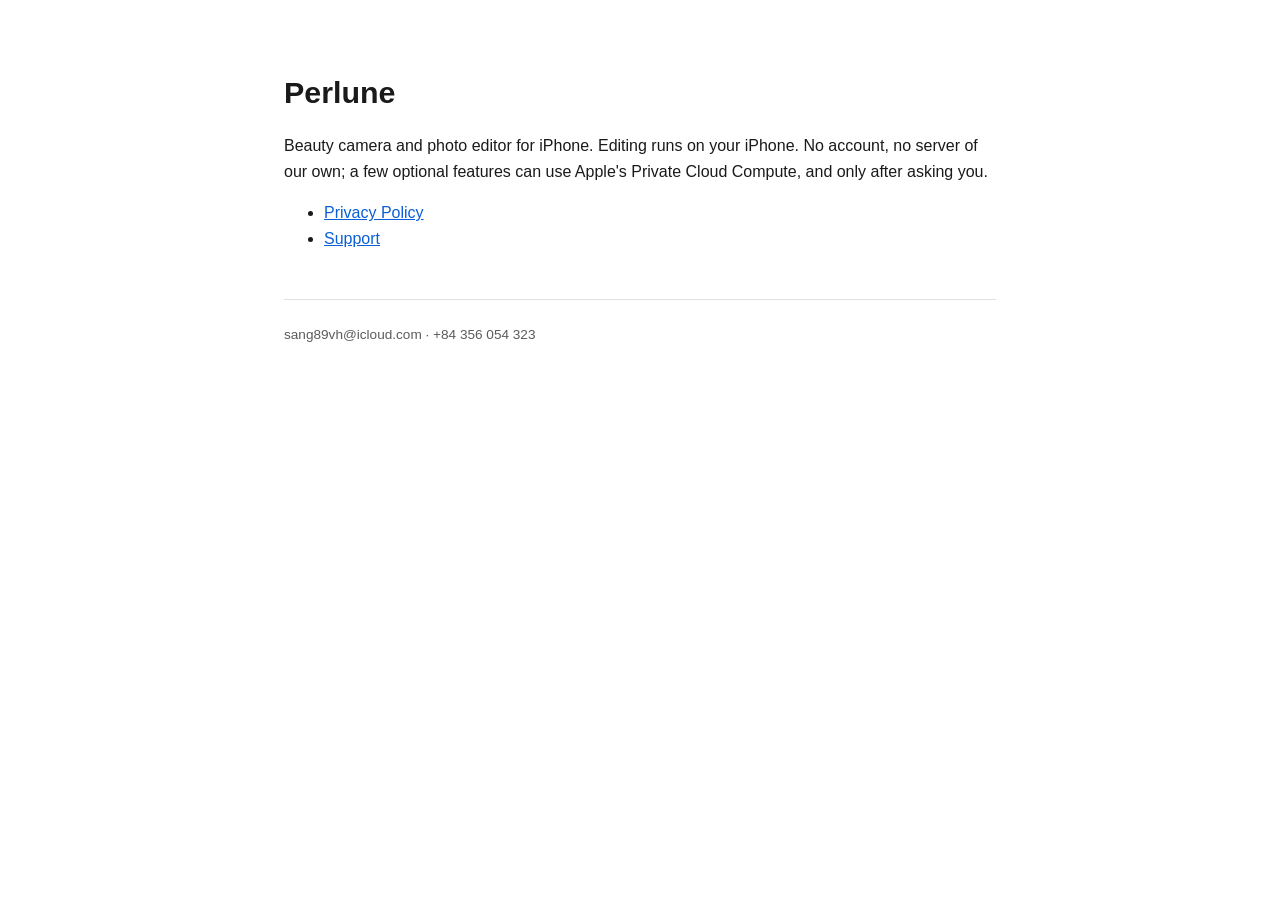
<file: index.html>
<!doctype html>
<html lang="en">
<head>
<meta charset="utf-8">
<meta name="viewport" content="width=device-width, initial-scale=1">
<title>Perlune</title>
<link rel="stylesheet" href="style.css">
</head>
<body>
<div class="page">
<h1>Perlune</h1>
<p>Beauty camera and photo editor for iPhone. Editing runs on your iPhone. No account, no server of our own; a few optional features can use Apple's Private Cloud Compute, and only after asking you.</p>
<ul>
<li><a href="privacy-policy.html">Privacy Policy</a></li>
<li><a href="support.html">Support</a></li>
</ul>
<footer>sang89vh@icloud.com · +84 356 054 323</footer>
</div>
</body>
</html>
</file>
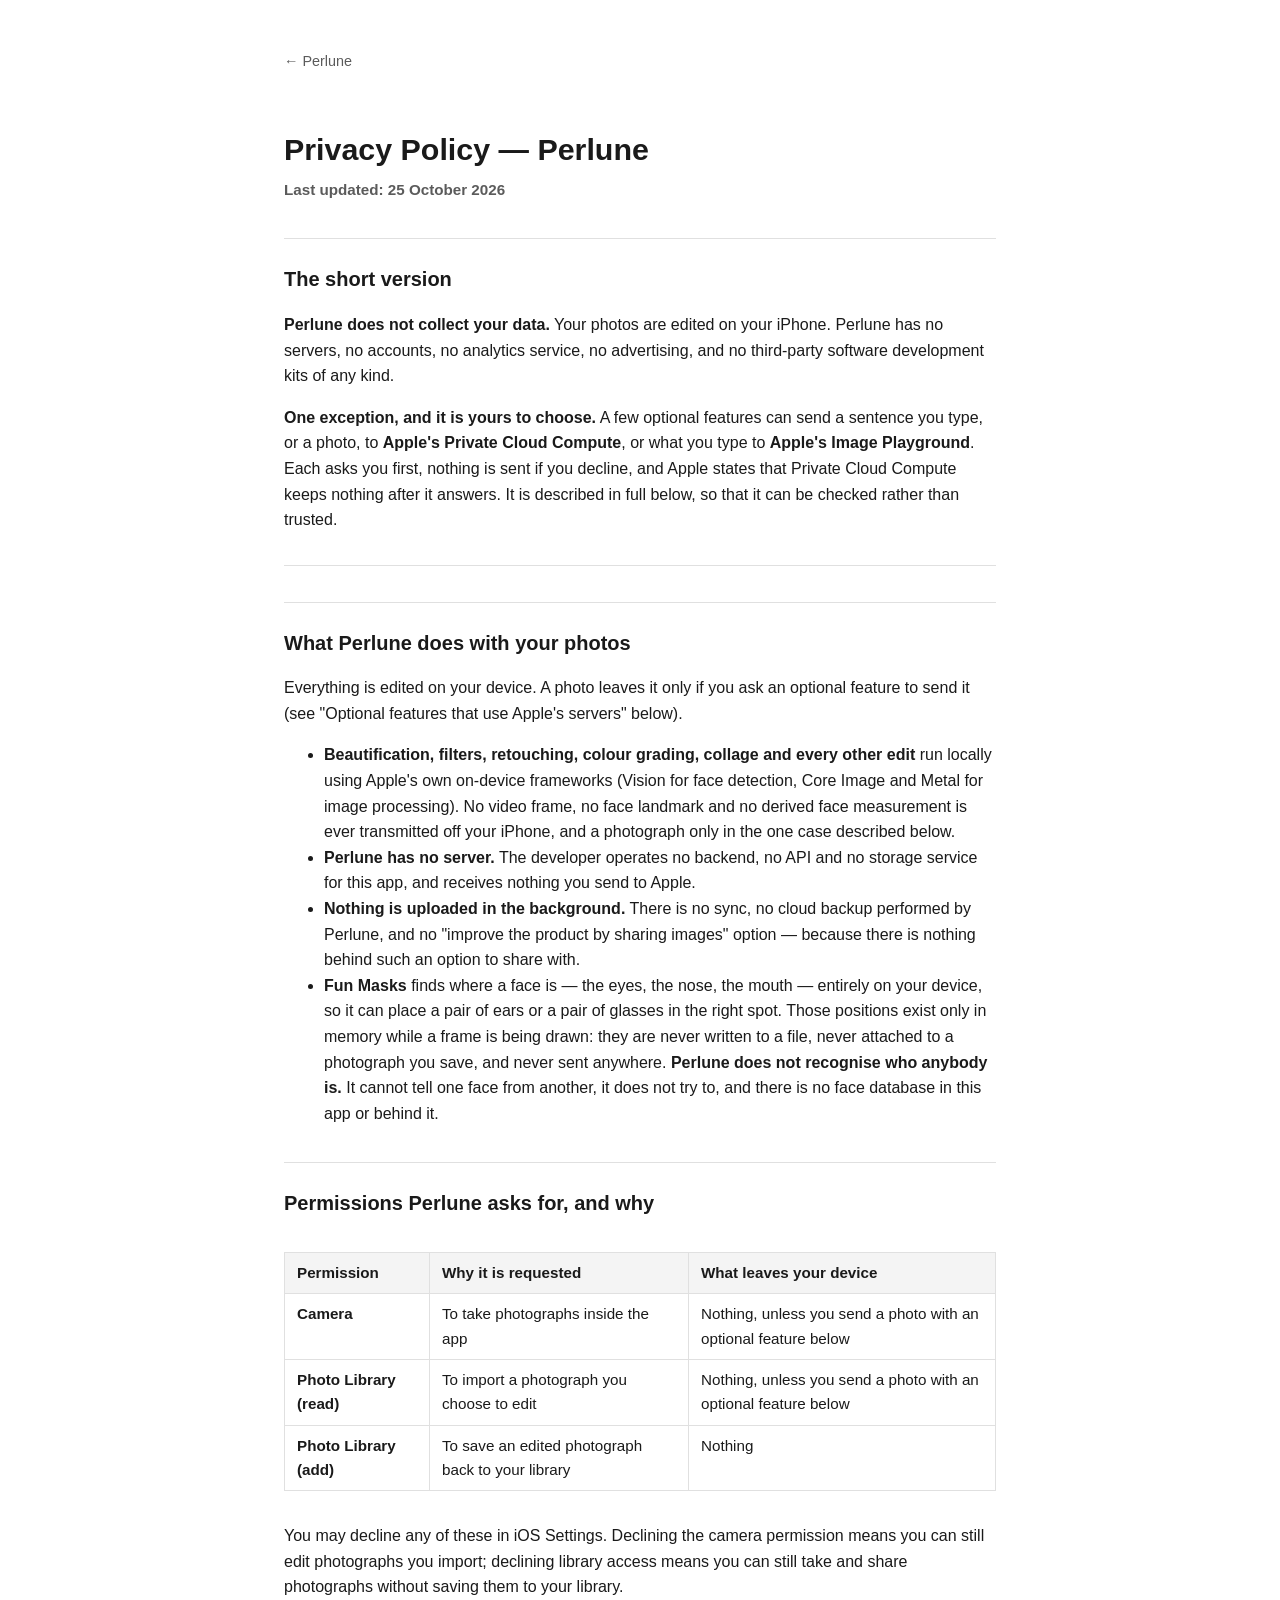
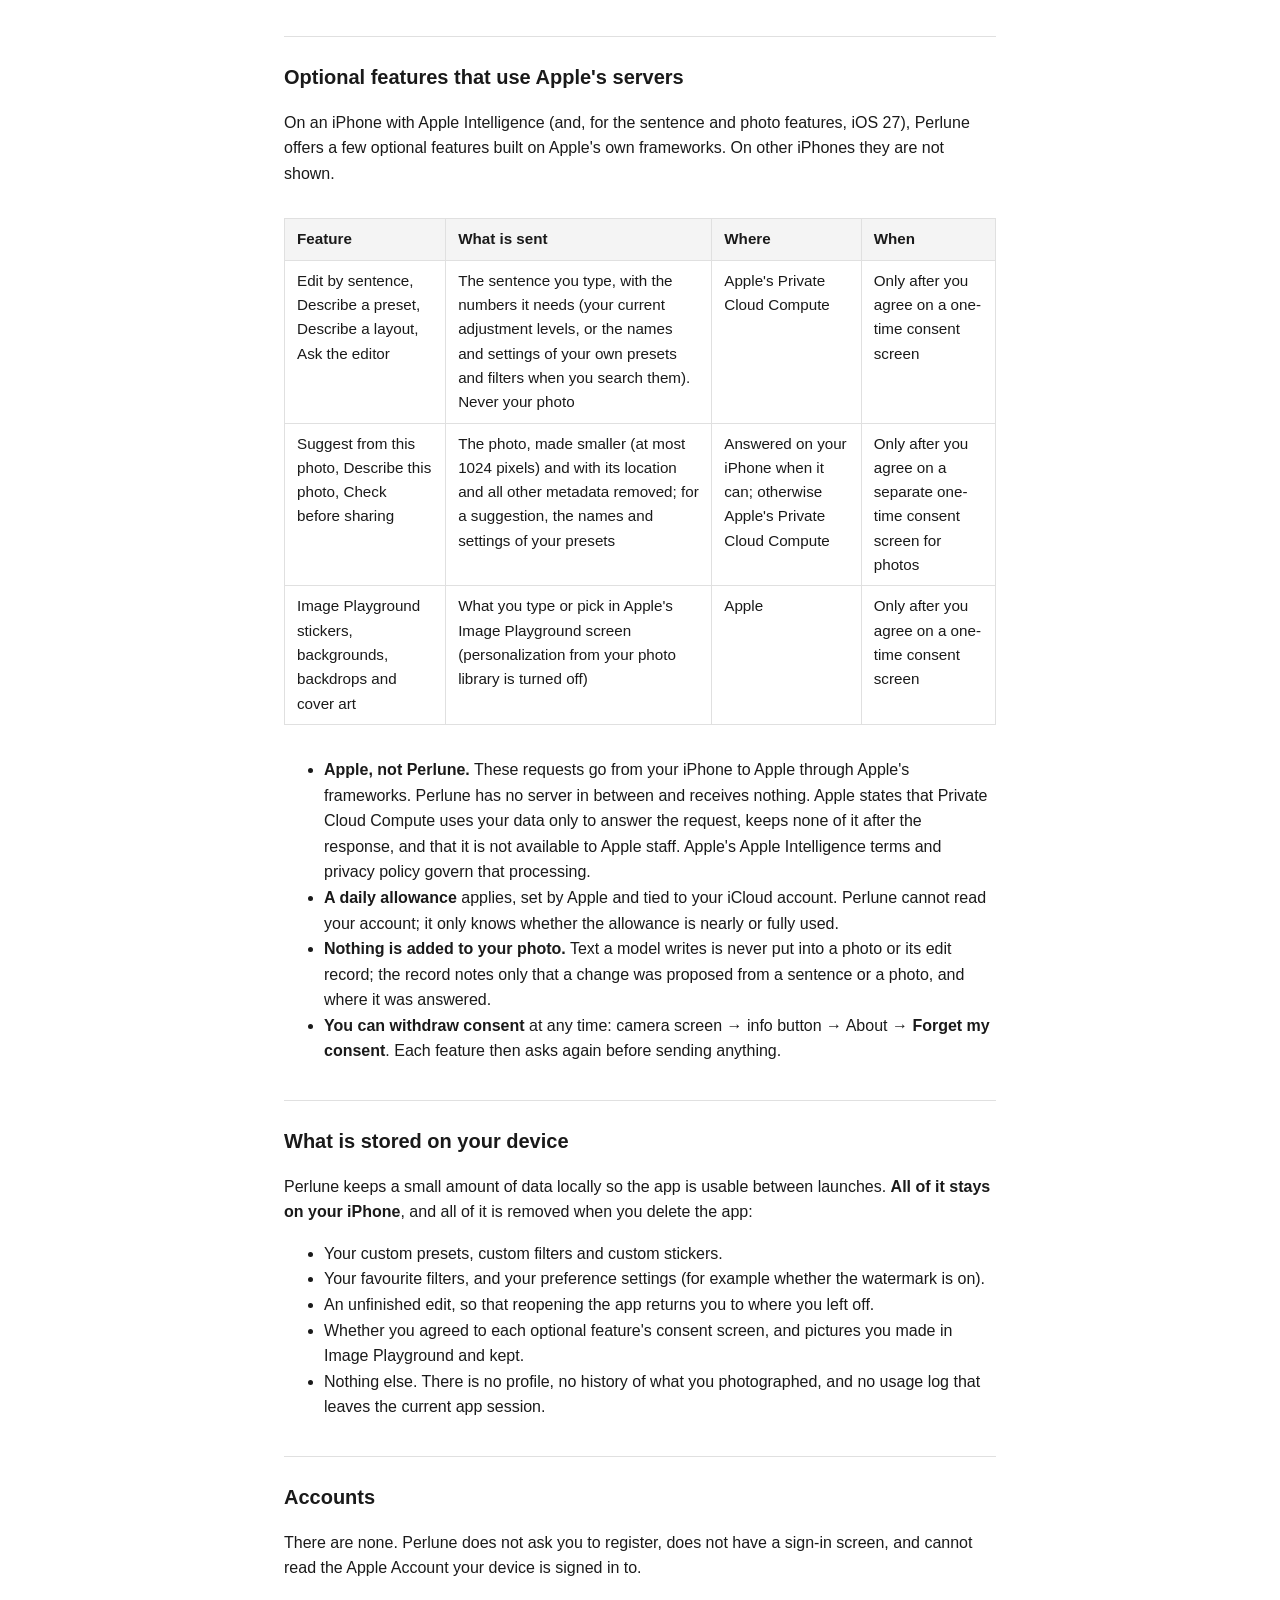
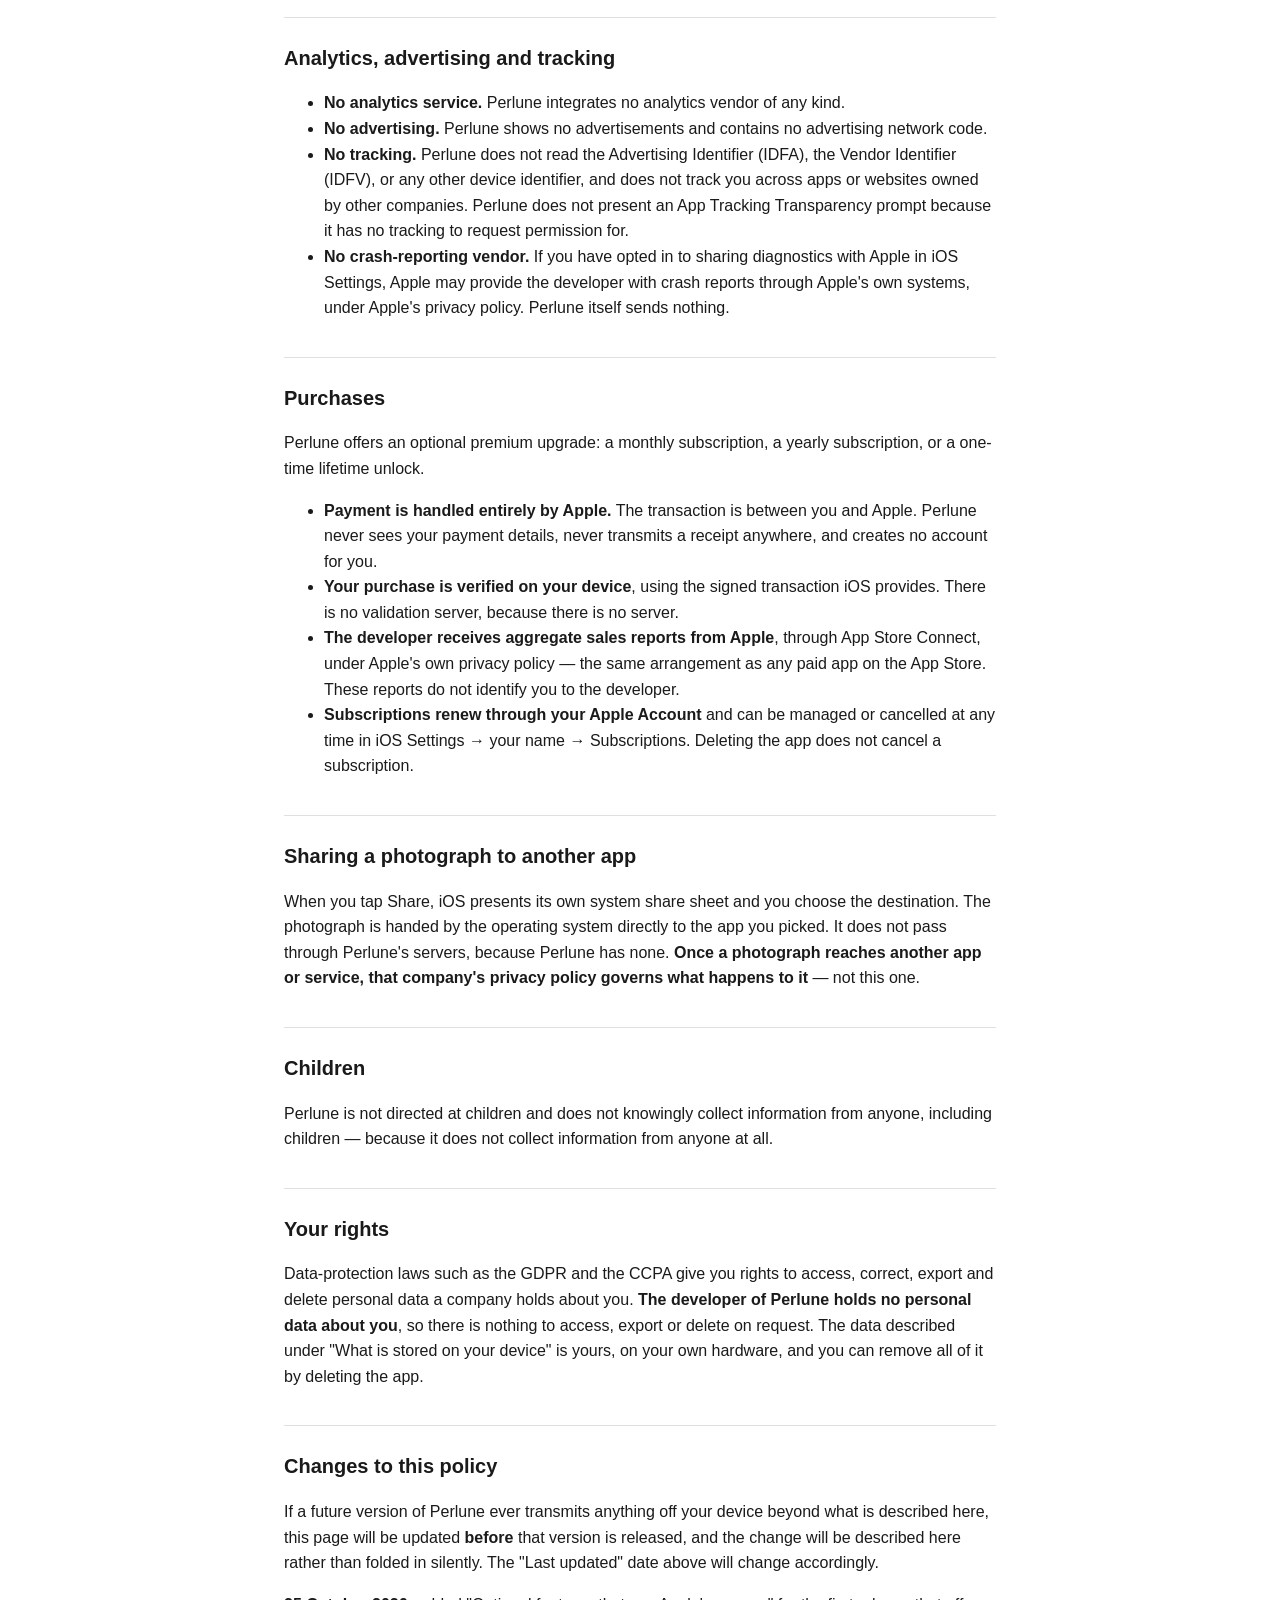
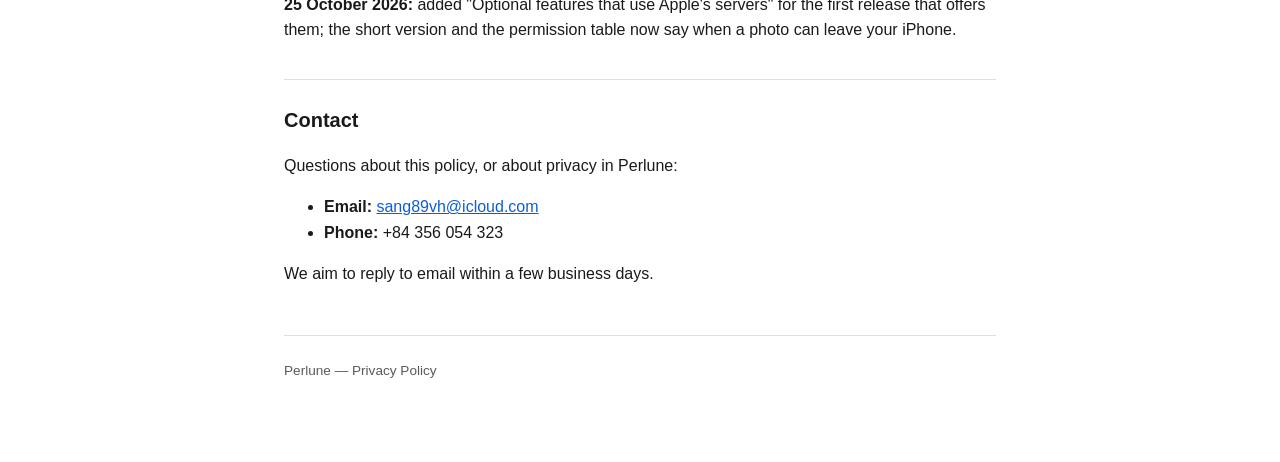
<file: privacy-policy.html>
<!doctype html>
<html lang="en">
<head>
<meta charset="utf-8">
<meta name="viewport" content="width=device-width, initial-scale=1">
<title>Privacy Policy — Perlune</title>
<link rel="stylesheet" href="style.css">
</head>
<body>
<div class="page">
<a class="home-link" href="index.html">&larr; Perlune</a>

<h1>Privacy Policy — Perlune</h1>
<p class="updated"><strong>Last updated: 25 October 2026</strong></p>
<h2>The short version</h2>
<p><strong>Perlune does not collect your data.</strong> Your photos are edited on your iPhone. Perlune has no servers, no accounts, no analytics service, no advertising, and no third-party software development kits of any kind.</p>
<p><strong>One exception, and it is yours to choose.</strong> A few optional features can send a sentence you type, or a photo, to <strong>Apple's Private Cloud Compute</strong>, or what you type to <strong>Apple's Image Playground</strong>. Each asks you first, nothing is sent if you decline, and Apple states that Private Cloud Compute keeps nothing after it answers. It is described in full below, so that it can be checked rather than trusted.</p>
<hr>
<h2>What Perlune does with your photos</h2>
<p>Everything is edited on your device. A photo leaves it only if you ask an optional feature to send it (see "Optional features that use Apple's servers" below).</p>
<ul>
<li><strong>Beautification, filters, retouching, colour grading, collage and every other edit</strong> run locally using Apple's own on-device frameworks (Vision for face detection, Core Image and Metal for image processing). No video frame, no face landmark and no derived face measurement is ever transmitted off your iPhone, and a photograph only in the one case described below.</li>
<li><strong>Perlune has no server.</strong> The developer operates no backend, no API and no storage service for this app, and receives nothing you send to Apple.</li>
<li><strong>Nothing is uploaded in the background.</strong> There is no sync, no cloud backup performed by Perlune, and no "improve the product by sharing images" option — because there is nothing behind such an option to share with.</li>
<li><strong>Fun Masks</strong> finds where a face is — the eyes, the nose, the mouth — entirely on your device, so it can place a pair of ears or a pair of glasses in the right spot. Those positions exist only in memory while a frame is being drawn: they are never written to a file, never attached to a photograph you save, and never sent anywhere. <strong>Perlune does not recognise who anybody is.</strong> It cannot tell one face from another, it does not try to, and there is no face database in this app or behind it.</li>
</ul>
<h2>Permissions Perlune asks for, and why</h2>
<div class="table-wrap"><table>
<thead><tr><th>Permission</th><th>Why it is requested</th><th>What leaves your device</th></tr></thead>
<tbody>
<tr><td><strong>Camera</strong></td><td>To take photographs inside the app</td><td>Nothing, unless you send a photo with an optional feature below</td></tr>
<tr><td><strong>Photo Library (read)</strong></td><td>To import a photograph you choose to edit</td><td>Nothing, unless you send a photo with an optional feature below</td></tr>
<tr><td><strong>Photo Library (add)</strong></td><td>To save an edited photograph back to your library</td><td>Nothing</td></tr>
</tbody></table></div>
<p>You may decline any of these in iOS Settings. Declining the camera permission means you can still edit photographs you import; declining library access means you can still take and share photographs without saving them to your library.</p>
<h2>Optional features that use Apple's servers</h2>
<p>On an iPhone with Apple Intelligence (and, for the sentence and photo features, iOS 27), Perlune offers a few optional features built on Apple's own frameworks. On other iPhones they are not shown.</p>
<div class="table-wrap"><table>
<thead><tr><th>Feature</th><th>What is sent</th><th>Where</th><th>When</th></tr></thead>
<tbody>
<tr><td>Edit by sentence, Describe a preset, Describe a layout, Ask the editor</td><td>The sentence you type, with the numbers it needs (your current adjustment levels, or the names and settings of your own presets and filters when you search them). Never your photo</td><td>Apple's Private Cloud Compute</td><td>Only after you agree on a one-time consent screen</td></tr>
<tr><td>Suggest from this photo, Describe this photo, Check before sharing</td><td>The photo, made smaller (at most 1024 pixels) and with its location and all other metadata removed; for a suggestion, the names and settings of your presets</td><td>Answered on your iPhone when it can; otherwise Apple's Private Cloud Compute</td><td>Only after you agree on a separate one-time consent screen for photos</td></tr>
<tr><td>Image Playground stickers, backgrounds, backdrops and cover art</td><td>What you type or pick in Apple's Image Playground screen (personalization from your photo library is turned off)</td><td>Apple</td><td>Only after you agree on a one-time consent screen</td></tr>
</tbody></table></div>
<ul>
<li><strong>Apple, not Perlune.</strong> These requests go from your iPhone to Apple through Apple's frameworks. Perlune has no server in between and receives nothing. Apple states that Private Cloud Compute uses your data only to answer the request, keeps none of it after the response, and that it is not available to Apple staff. Apple's Apple Intelligence terms and privacy policy govern that processing.</li>
<li><strong>A daily allowance</strong> applies, set by Apple and tied to your iCloud account. Perlune cannot read your account; it only knows whether the allowance is nearly or fully used.</li>
<li><strong>Nothing is added to your photo.</strong> Text a model writes is never put into a photo or its edit record; the record notes only that a change was proposed from a sentence or a photo, and where it was answered.</li>
<li><strong>You can withdraw consent</strong> at any time: camera screen → info button → About → <strong>Forget my consent</strong>. Each feature then asks again before sending anything.</li>
</ul>
<h2>What is stored on your device</h2>
<p>Perlune keeps a small amount of data locally so the app is usable between launches. <strong>All of it stays on your iPhone</strong>, and all of it is removed when you delete the app:</p>
<ul>
<li>Your custom presets, custom filters and custom stickers.</li>
<li>Your favourite filters, and your preference settings (for example whether the watermark is on).</li>
<li>An unfinished edit, so that reopening the app returns you to where you left off.</li>
<li>Whether you agreed to each optional feature's consent screen, and pictures you made in Image Playground and kept.</li>
<li>Nothing else. There is no profile, no history of what you photographed, and no usage log that leaves the current app session.</li>
</ul>
<h2>Accounts</h2>
<p>There are none. Perlune does not ask you to register, does not have a sign-in screen, and cannot read the Apple Account your device is signed in to.</p>
<h2>Analytics, advertising and tracking</h2>
<ul>
<li><strong>No analytics service.</strong> Perlune integrates no analytics vendor of any kind.</li>
<li><strong>No advertising.</strong> Perlune shows no advertisements and contains no advertising network code.</li>
<li><strong>No tracking.</strong> Perlune does not read the Advertising Identifier (IDFA), the Vendor Identifier (IDFV), or any other device identifier, and does not track you across apps or websites owned by other companies. Perlune does not present an App Tracking Transparency prompt because it has no tracking to request permission for.</li>
<li><strong>No crash-reporting vendor.</strong> If you have opted in to sharing diagnostics with Apple in iOS Settings, Apple may provide the developer with crash reports through Apple's own systems, under Apple's privacy policy. Perlune itself sends nothing.</li>
</ul>
<h2>Purchases</h2>
<p>Perlune offers an optional premium upgrade: a monthly subscription, a yearly subscription, or a one-time lifetime unlock.</p>
<ul>
<li><strong>Payment is handled entirely by Apple.</strong> The transaction is between you and Apple. Perlune never sees your payment details, never transmits a receipt anywhere, and creates no account for you.</li>
<li><strong>Your purchase is verified on your device</strong>, using the signed transaction iOS provides. There is no validation server, because there is no server.</li>
<li><strong>The developer receives aggregate sales reports from Apple</strong>, through App Store Connect, under Apple's own privacy policy — the same arrangement as any paid app on the App Store. These reports do not identify you to the developer.</li>
<li><strong>Subscriptions renew through your Apple Account</strong> and can be managed or cancelled at any time in iOS Settings → your name → Subscriptions. Deleting the app does not cancel a subscription.</li>
</ul>
<h2>Sharing a photograph to another app</h2>
<p>When you tap Share, iOS presents its own system share sheet and you choose the destination. The photograph is handed by the operating system directly to the app you picked. It does not pass through Perlune's servers, because Perlune has none. <strong>Once a photograph reaches another app or service, that company's privacy policy governs what happens to it</strong> — not this one.</p>
<h2>Children</h2>
<p>Perlune is not directed at children and does not knowingly collect information from anyone, including children — because it does not collect information from anyone at all.</p>
<h2>Your rights</h2>
<p>Data-protection laws such as the GDPR and the CCPA give you rights to access, correct, export and delete personal data a company holds about you. <strong>The developer of Perlune holds no personal data about you</strong>, so there is nothing to access, export or delete on request. The data described under "What is stored on your device" is yours, on your own hardware, and you can remove all of it by deleting the app.</p>
<h2>Changes to this policy</h2>
<p>If a future version of Perlune ever transmits anything off your device beyond what is described here, this page will be updated <strong>before</strong> that version is released, and the change will be described here rather than folded in silently. The "Last updated" date above will change accordingly.</p>
<p><strong>25 October 2026:</strong> added "Optional features that use Apple's servers" for the first release that offers them; the short version and the permission table now say when a photo can leave your iPhone.</p>
<h2>Contact</h2>
<p>Questions about this policy, or about privacy in Perlune:</p>
<ul>
<li><strong>Email:</strong> <a href="mailto:sang89vh@icloud.com">sang89vh@icloud.com</a></li>
<li><strong>Phone:</strong> +84 356 054 323</li>
</ul>
<p>We aim to reply to email within a few business days.</p>

<footer>Perlune — Privacy Policy</footer>
</div>
</body>
</html>
</file>
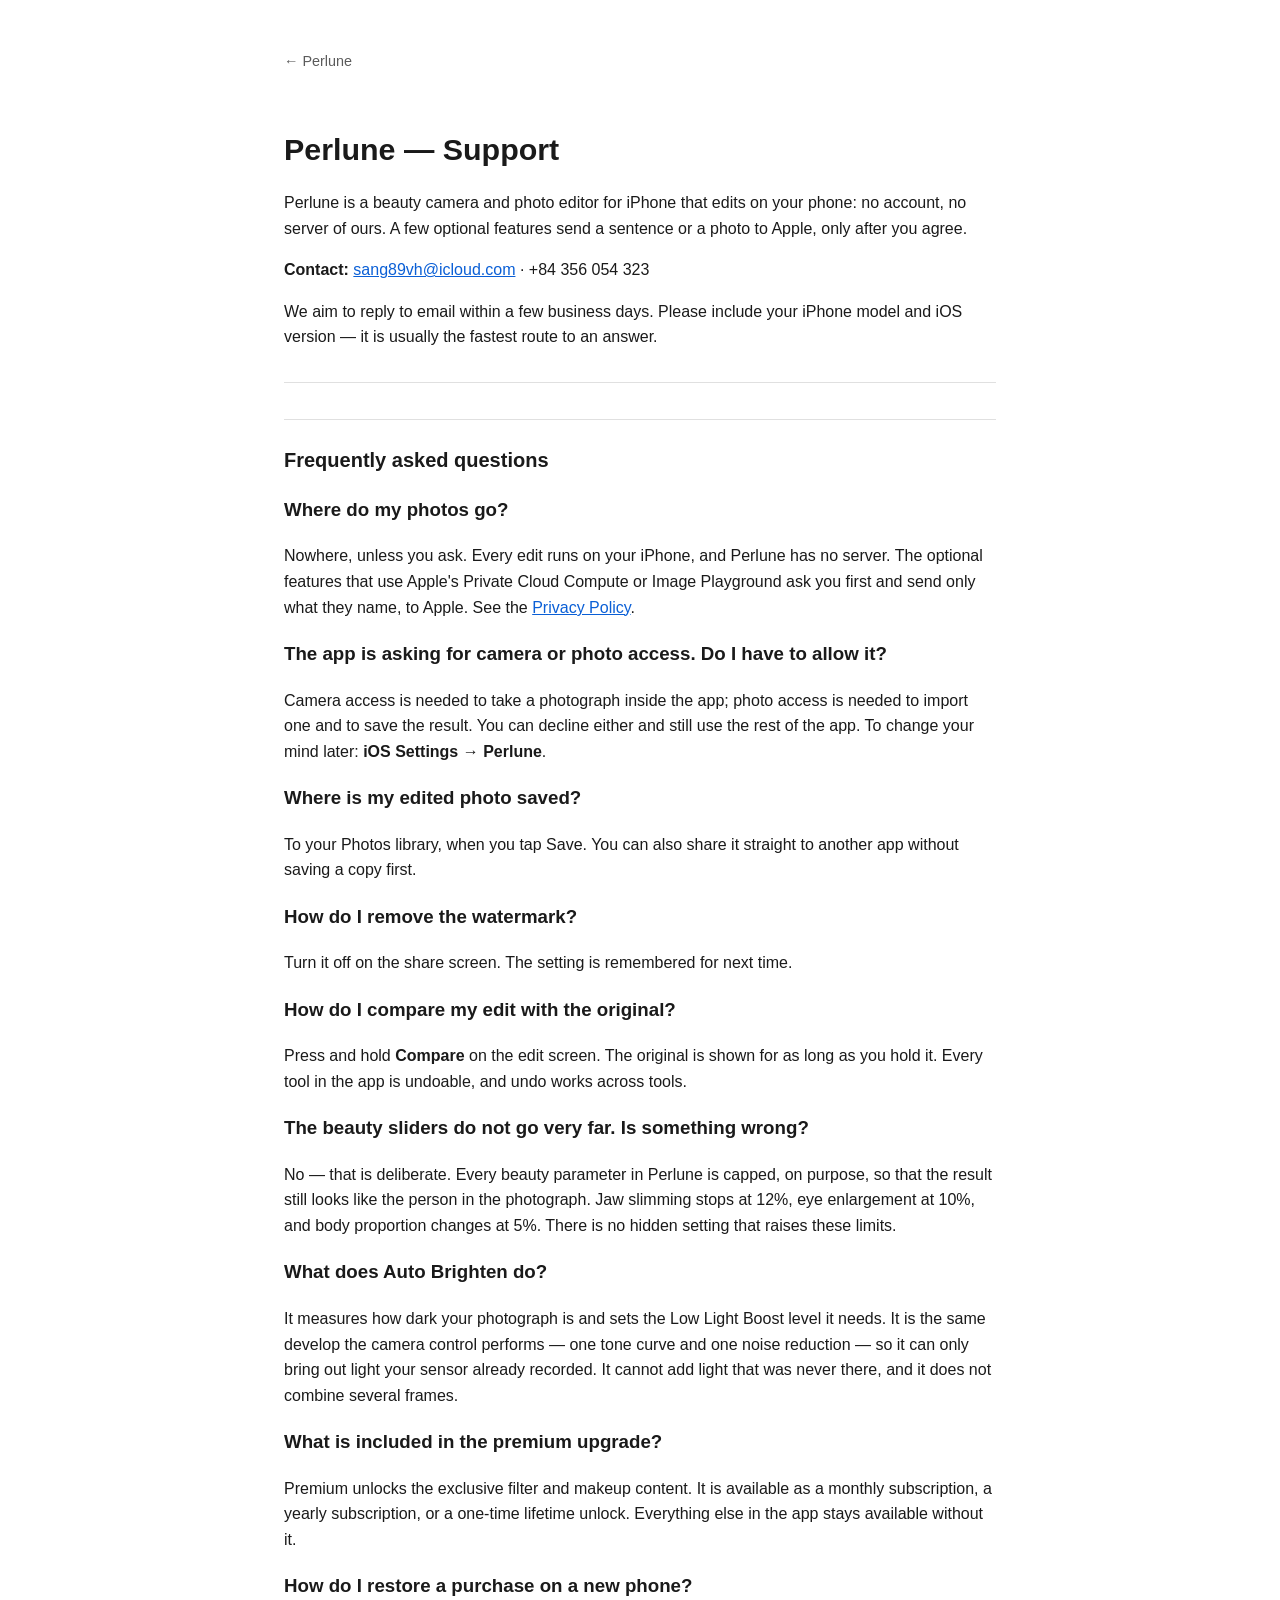
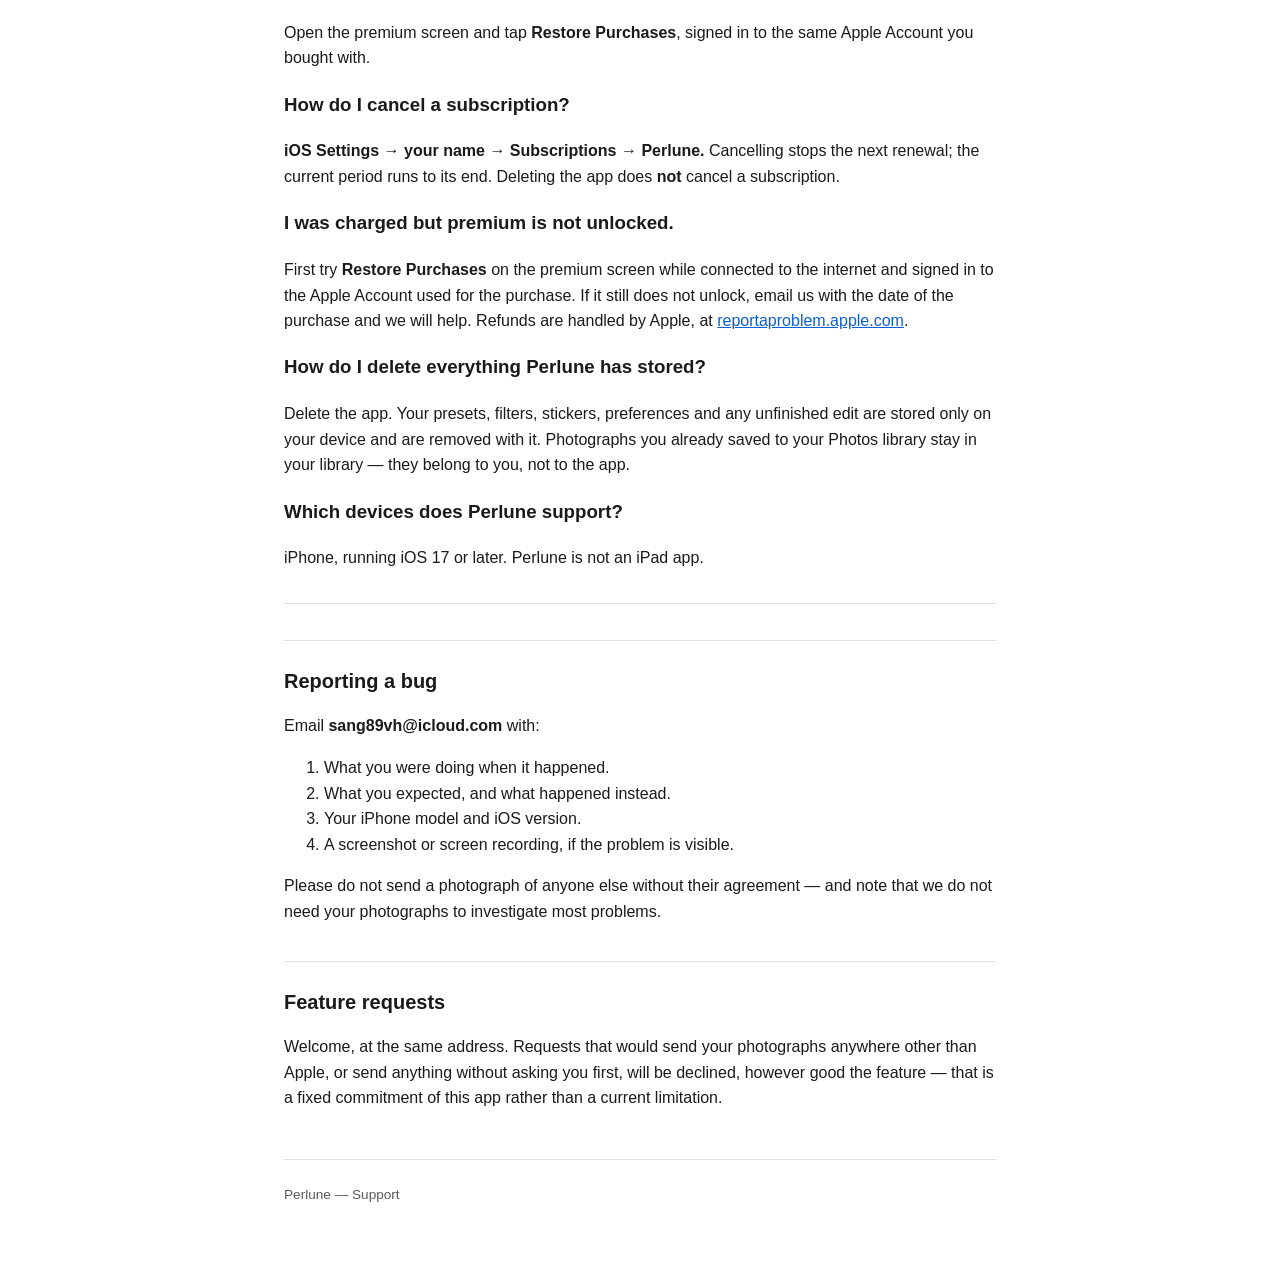
<file: support.html>
<!doctype html>
<html lang="en">
<head>
<meta charset="utf-8">
<meta name="viewport" content="width=device-width, initial-scale=1">
<title>Support — Perlune</title>
<link rel="stylesheet" href="style.css">
</head>
<body>
<div class="page">
<a class="home-link" href="index.html">&larr; Perlune</a>

<h1>Perlune — Support</h1>
<p>Perlune is a beauty camera and photo editor for iPhone that edits on your phone: no account, no server of ours. A few optional features send a sentence or a photo to Apple, only after you agree.</p>
<p><strong>Contact:</strong> <a href="mailto:sang89vh@icloud.com">sang89vh@icloud.com</a> · +84 356 054 323</p>
<p>We aim to reply to email within a few business days. Please include your iPhone model and iOS version — it is usually the fastest route to an answer.</p>
<hr>
<h2>Frequently asked questions</h2>
<h3>Where do my photos go?</h3>
<p>Nowhere, unless you ask. Every edit runs on your iPhone, and Perlune has no server. The optional features that use Apple's Private Cloud Compute or Image Playground ask you first and send only what they name, to Apple. See the <a href="privacy-policy.html">Privacy Policy</a>.</p>
<h3>The app is asking for camera or photo access. Do I have to allow it?</h3>
<p>Camera access is needed to take a photograph inside the app; photo access is needed to import one and to save the result. You can decline either and still use the rest of the app. To change your mind later: <strong>iOS Settings → Perlune</strong>.</p>
<h3>Where is my edited photo saved?</h3>
<p>To your Photos library, when you tap Save. You can also share it straight to another app without saving a copy first.</p>
<h3>How do I remove the watermark?</h3>
<p>Turn it off on the share screen. The setting is remembered for next time.</p>
<h3>How do I compare my edit with the original?</h3>
<p>Press and hold <strong>Compare</strong> on the edit screen. The original is shown for as long as you hold it. Every tool in the app is undoable, and undo works across tools.</p>
<h3>The beauty sliders do not go very far. Is something wrong?</h3>
<p>No — that is deliberate. Every beauty parameter in Perlune is capped, on purpose, so that the result still looks like the person in the photograph. Jaw slimming stops at 12%, eye enlargement at 10%, and body proportion changes at 5%. There is no hidden setting that raises these limits.</p>
<h3>What does Auto Brighten do?</h3>
<p>It measures how dark your photograph is and sets the Low Light Boost level it needs. It is the same develop the camera control performs — one tone curve and one noise reduction — so it can only bring out light your sensor already recorded. It cannot add light that was never there, and it does not combine several frames.</p>
<h3>What is included in the premium upgrade?</h3>
<p>Premium unlocks the exclusive filter and makeup content. It is available as a monthly subscription, a yearly subscription, or a one-time lifetime unlock. Everything else in the app stays available without it.</p>
<h3>How do I restore a purchase on a new phone?</h3>
<p>Open the premium screen and tap <strong>Restore Purchases</strong>, signed in to the same Apple Account you bought with.</p>
<h3>How do I cancel a subscription?</h3>
<p><strong>iOS Settings → your name → Subscriptions → Perlune.</strong> Cancelling stops the next renewal; the current period runs to its end. Deleting the app does <strong>not</strong> cancel a subscription.</p>
<h3>I was charged but premium is not unlocked.</h3>
<p>First try <strong>Restore Purchases</strong> on the premium screen while connected to the internet and signed in to the Apple Account used for the purchase. If it still does not unlock, email us with the date of the purchase and we will help. Refunds are handled by Apple, at <a href="https://reportaproblem.apple.com">reportaproblem.apple.com</a>.</p>
<h3>How do I delete everything Perlune has stored?</h3>
<p>Delete the app. Your presets, filters, stickers, preferences and any unfinished edit are stored only on your device and are removed with it. Photographs you already saved to your Photos library stay in your library — they belong to you, not to the app.</p>
<h3>Which devices does Perlune support?</h3>
<p>iPhone, running iOS 17 or later. Perlune is not an iPad app.</p>
<hr>
<h2>Reporting a bug</h2>
<p>Email <strong>sang89vh@icloud.com</strong> with:</p>
<ol>
<li>What you were doing when it happened.</li>
<li>What you expected, and what happened instead.</li>
<li>Your iPhone model and iOS version.</li>
<li>A screenshot or screen recording, if the problem is visible.</li>
</ol>
<p>Please do not send a photograph of anyone else without their agreement — and note that we do not need your photographs to investigate most problems.</p>
<h2>Feature requests</h2>
<p>Welcome, at the same address. Requests that would send your photographs anywhere other than Apple, or send anything without asking you first, will be declined, however good the feature — that is a fixed commitment of this app rather than a current limitation.</p>

<footer>Perlune — Support</footer>
</div>
</body>
</html>
</file>
<file: style.css>
:root {
  color-scheme: light dark;
  --bg: #ffffff;
  --fg: #1a1a1a;
  --muted: #5b5b5b;
  --border: #e0e0e0;
  --link: #0a5fd6;
  --table-head: #f4f4f4;
}

@media (prefers-color-scheme: dark) {
  :root {
    --bg: #14151a;
    --fg: #eaeaea;
    --muted: #a8a8a8;
    --border: #33343a;
    --link: #7fb2ff;
    --table-head: #1e2027;
  }
}

* { box-sizing: border-box; }

body {
  margin: 0;
  background: var(--bg);
  color: var(--fg);
  font-family: -apple-system, BlinkMacSystemFont, "Segoe UI", Roboto, Helvetica, Arial, sans-serif;
  line-height: 1.6;
}

.page {
  max-width: 760px;
  margin: 0 auto;
  padding: 3rem 1.5rem 5rem;
}

h1 { font-size: 1.9rem; margin-bottom: 0.25rem; }
h2 { font-size: 1.25rem; margin-top: 2.25rem; border-top: 1px solid var(--border); padding-top: 1.5rem; }
h1 + p.updated { color: var(--muted); margin-top: 0; font-size: 0.95rem; }

a { color: var(--link); }

table {
  border-collapse: collapse;
  width: 100%;
  margin: 1rem 0;
}
th, td {
  border: 1px solid var(--border);
  padding: 0.5rem 0.75rem;
  text-align: left;
  vertical-align: top;
  font-size: 0.95rem;
}
th { background: var(--table-head); }

hr { border: none; border-top: 1px solid var(--border); margin: 2rem 0; }

.home-link {
  display: inline-block;
  margin-bottom: 2rem;
  font-size: 0.9rem;
  color: var(--muted);
  text-decoration: none;
}
.home-link:hover { color: var(--link); }

footer {
  margin-top: 3rem;
  padding-top: 1.5rem;
  border-top: 1px solid var(--border);
  color: var(--muted);
  font-size: 0.85rem;
}

.table-wrap { overflow-x: auto; }
code { font-size: 0.9em; }
</file>
